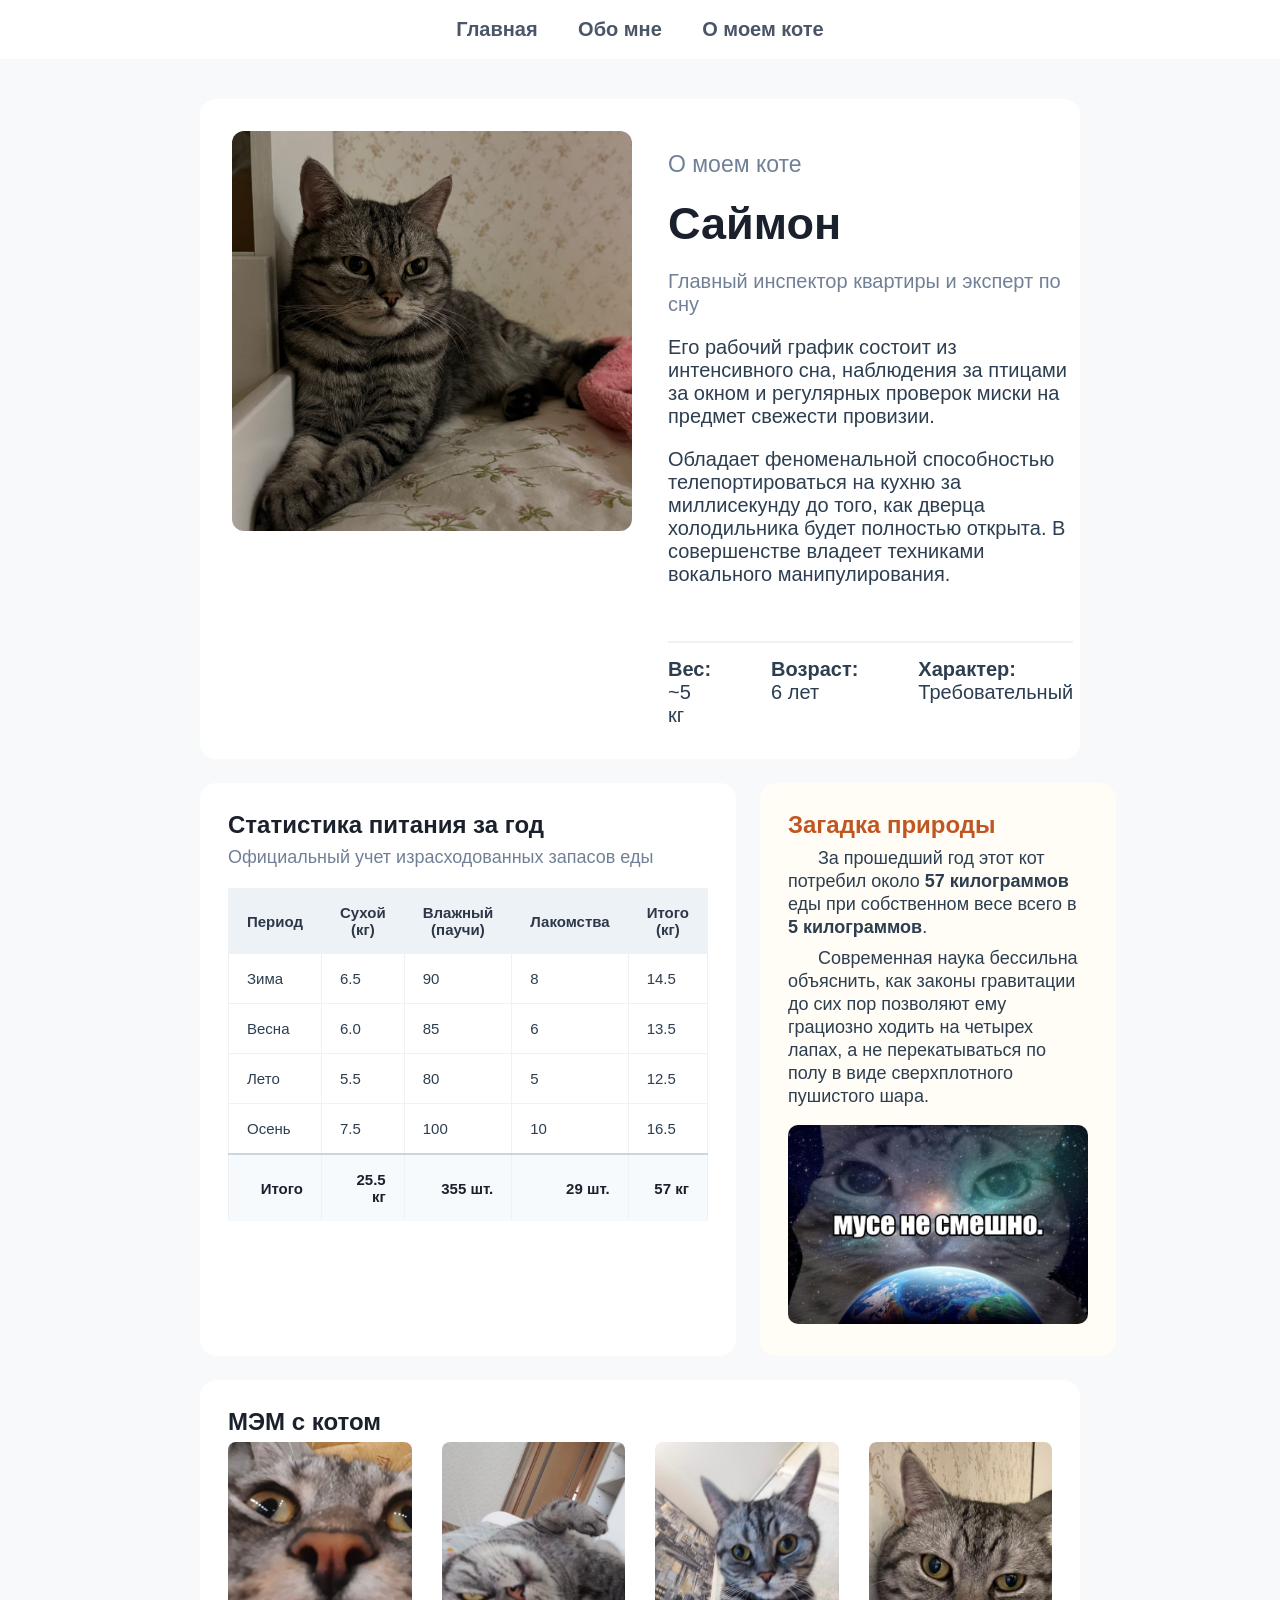
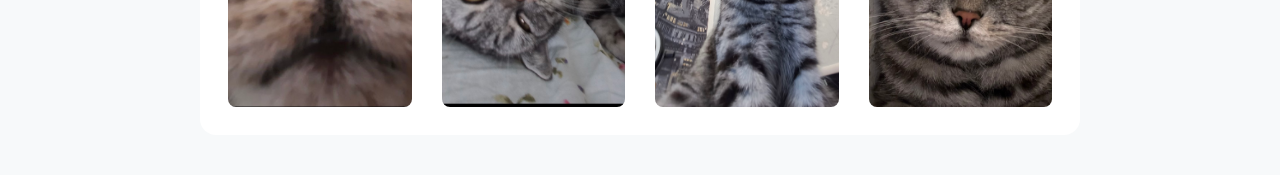
<file: lab2/about-cat.html>
<!DOCTYPE html>
<html lang="ru">
<head>
    <meta charset="UTF-8">
    <title>О моем коте</title>
    <link rel="stylesheet" href="style.css">
</head>
<body>
    <nav>
        <ul>
            <li><a href="index.html">Главная</a></li>
            <li><a href="about-me.html">Обо мне</a></li>
            <li><a href="about-cat.html">О моем коте</a></li>
        </ul>
    </nav>

    <main class="container">
        <section class="profile">
            <div class="profile-image-wrapper">
                <img src="image/profile-cat-image.jpeg" alt="Фотография кота" class="profile-img">
            </div>
            <div class="profile-info">
                <span class="tagline">О моем коте</span>
                <h1>Саймон</h1>
                <p class="tagline">Главный инспектор квартиры и эксперт по сну</p>
                <p>Его рабочий график состоит из интенсивного сна, наблюдения за птицами за окном и 
                    регулярных проверок миски на предмет свежести провизии.</p>
        
                <p>Обладает феноменальной способностью телепортироваться на кухню за миллисекунду до 
                    того, как дверца холодильника будет полностью открыта. В совершенстве владеет 
                    техниками вокального манипулирования.</p>

                <div class="quick-facts">
                    <div><strong>Вес:</strong> ~5 кг</div>
                    <div><strong>Возраст:</strong> 6 лет</div>
                    <div><strong>Характер:</strong> Требовательный</div>
                </div>
            </div>
        </section>

        <div class="info-blocks">
            <section class="section-card table-card">
                <h2>Статистика питания за год</h2>
                <p class="section-subtitle">Официальный учет израсходованных запасов еды</p>
                
                <div>
                    <table class="styled-table">
                        <thead>
                            <tr>
                                <th>Период</th>
                                <th>Сухой (кг)</th>
                                <th>Влажный (паучи)</th>
                                <th>Лакомства</th>
                                <th>Итого (кг)</th>
                            </tr>
                        </thead>
                        <tbody>
                            <tr>
                                <td>Зима</td>
                                <td>6.5</td>
                                <td>90</td>
                                <td>8</td>
                                <td>14.5</td>
                            </tr>
                            <tr>
                                <td>Весна</td>
                                <td>6.0</td>
                                <td>85</td>
                                <td>6</td>
                                <td>13.5</td>
                            </tr>
                            <tr>
                                <td>Лето</td>
                                <td>5.5</td>
                                <td>80</td>
                                <td>5</td>
                                <td>12.5</td>
                            </tr>
                            <tr>
                                <td>Осень</td>
                                <td>7.5</td>
                                <td>100</td>
                                <td>10</td>
                                <td>16.5</td>
                            </tr>
                        </tbody>
                        <tfoot>
                            <tr>
                                <th>Итого</th>
                                <th>25.5 кг</th>
                                <th>355 шт.</th>
                                <th>29 шт.</th>
                                <th>57 кг</th>
                            </tr>
                        </tfoot>
                    </table>
                </div>
            </section>

            <section class="section-card joke-card">
                <div class="joke-content">
                    <h2>Загадка природы</h2>
                    <p>
                        За прошедший год этот кот потребил около <strong>57 килограммов</strong> еды при собственном весе всего в <strong>5 килограммов</strong>.
                    </p>
                    <p>
                        Современная наука бессильна объяснить, как законы гравитации до сих пор позволяют ему грациозно ходить на четырех лапах, а не перекатываться по полу в виде сверхплотного пушистого шара.
                    </p>
                </div>
                <div class="mem-wrapper">
                    <img src="image/joke-mem.png" alt="Мем" class="mem-img">
                </div>
            </section>
        </div>

        <section class="section-card">
            <h2>МЭМ с котом</h2>
            
            <div class="meme-grid">
                <div class="meme-item">
                    <img src="image/mem1-aboutcat.jpeg" alt="Мем 1">
                </div>
                <div class="meme-item">
                    <img src="image/mem2-aboutcat.jpeg" alt="Мем 2">
                </div>
                <div class="meme-item">
                    <img src="image/mem3-aboutcat.jpeg" alt="Мем 3">
                </div>
                <div class="meme-item">
                    <img src="image/mem4-aboutcat.jpeg" alt="Мем 4">
                </div>
            </div>
        </section>
    </main>
</body>
</html>
</file>
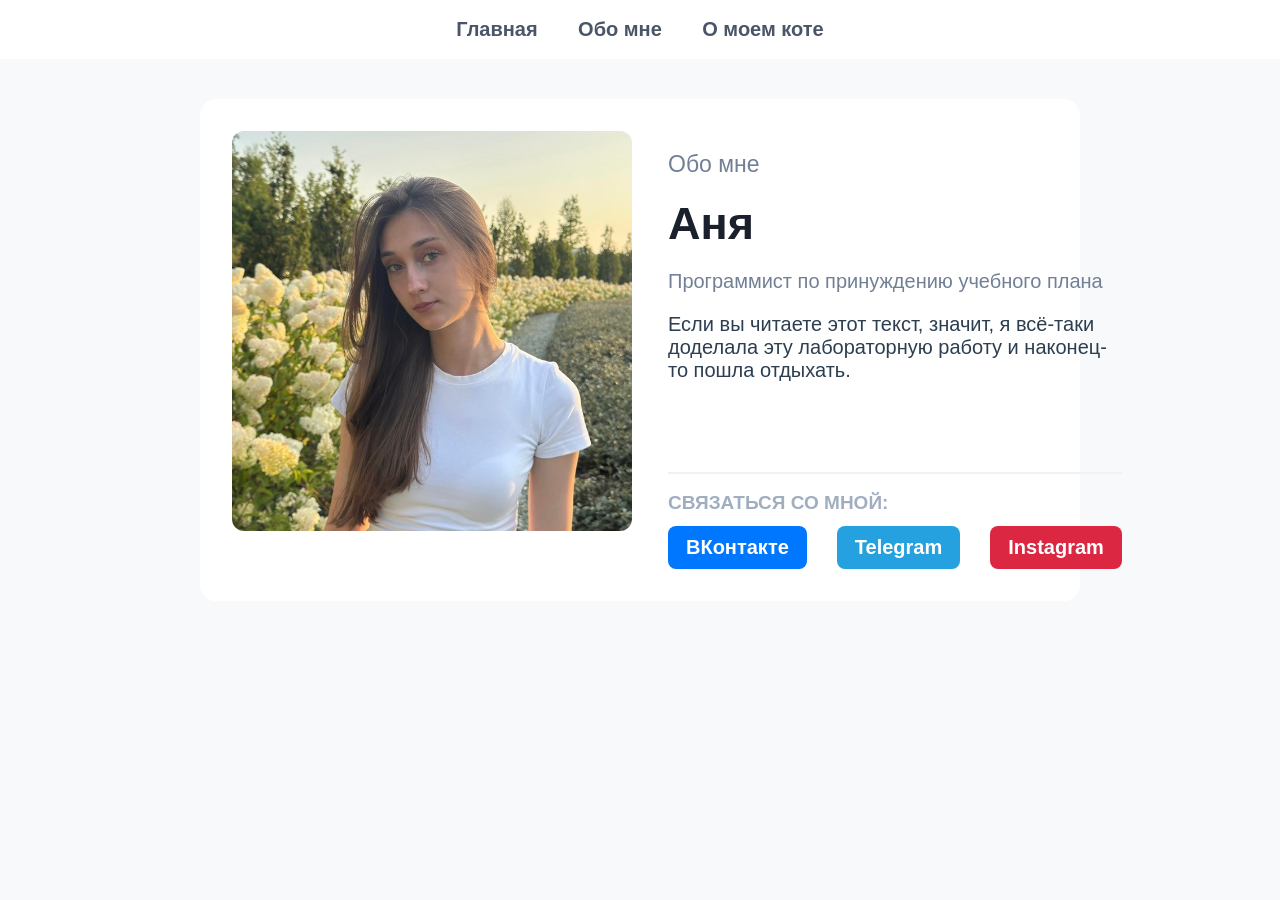
<file: lab2/about-me.html>
<!DOCTYPE html>
<html lang="ru">
<head>
    <meta charset="UTF-8">
    <title>Обо мне</title>
    <link rel="stylesheet" href="style.css">
</head>
<body>
    <nav>
        <ul>
            <li><a href="index.html">Главная</a></li>
            <li><a href="about-me.html">Обо мне</a></li>
            <li><a href="about-cat.html">О моем коте</a></li>
        </ul>
    </nav>

    <main class="container">
        <section class="profile">
            <div class="profile-image-wrapper">
                <img src="image/profile-me-image.jpeg" alt="Моя фотография" class=" profile-img">
            </div>
            <div class="profile-info">
                <span class="tagline">Обо мне</span>
                <h1>Аня</h1>
                <p class="tagline">Программист по принуждению учебного плана</p>
                <p>
                    Если вы читаете этот текст, значит, я всё-таки доделала эту лабораторную работу и наконец-то пошла отдыхать.
                </p>

                <div class="social-links-container">
                    <span class="social-title">Связаться со мной:</span>
                    <div class="social-buttons">
                        <a href="https://vk.ru/akiryakovaaa" target="_blank" rel="noopener noreferrer" class="social-btn vk-btn">
                            ВКонтакте
                        </a>
                        <a href="https://t.me/kiryakovaaa" target="_blank" rel="noopener noreferrer" class="social-btn tg-btn">
                            Telegram
                        </a>
                        <a href="https://www.instagram.com/kiryakova_?stkn=MXh2MjQ2dHFjb3NtMA%3D%3D&utm_source=qr" target="_blank" rel="noopener noreferrer" class="social-btn inst-btn">
                            Instagram
                        </a>
                    </div>
                </div>
            </div>
        </section>
    </main>
</body>
</html>
</file>
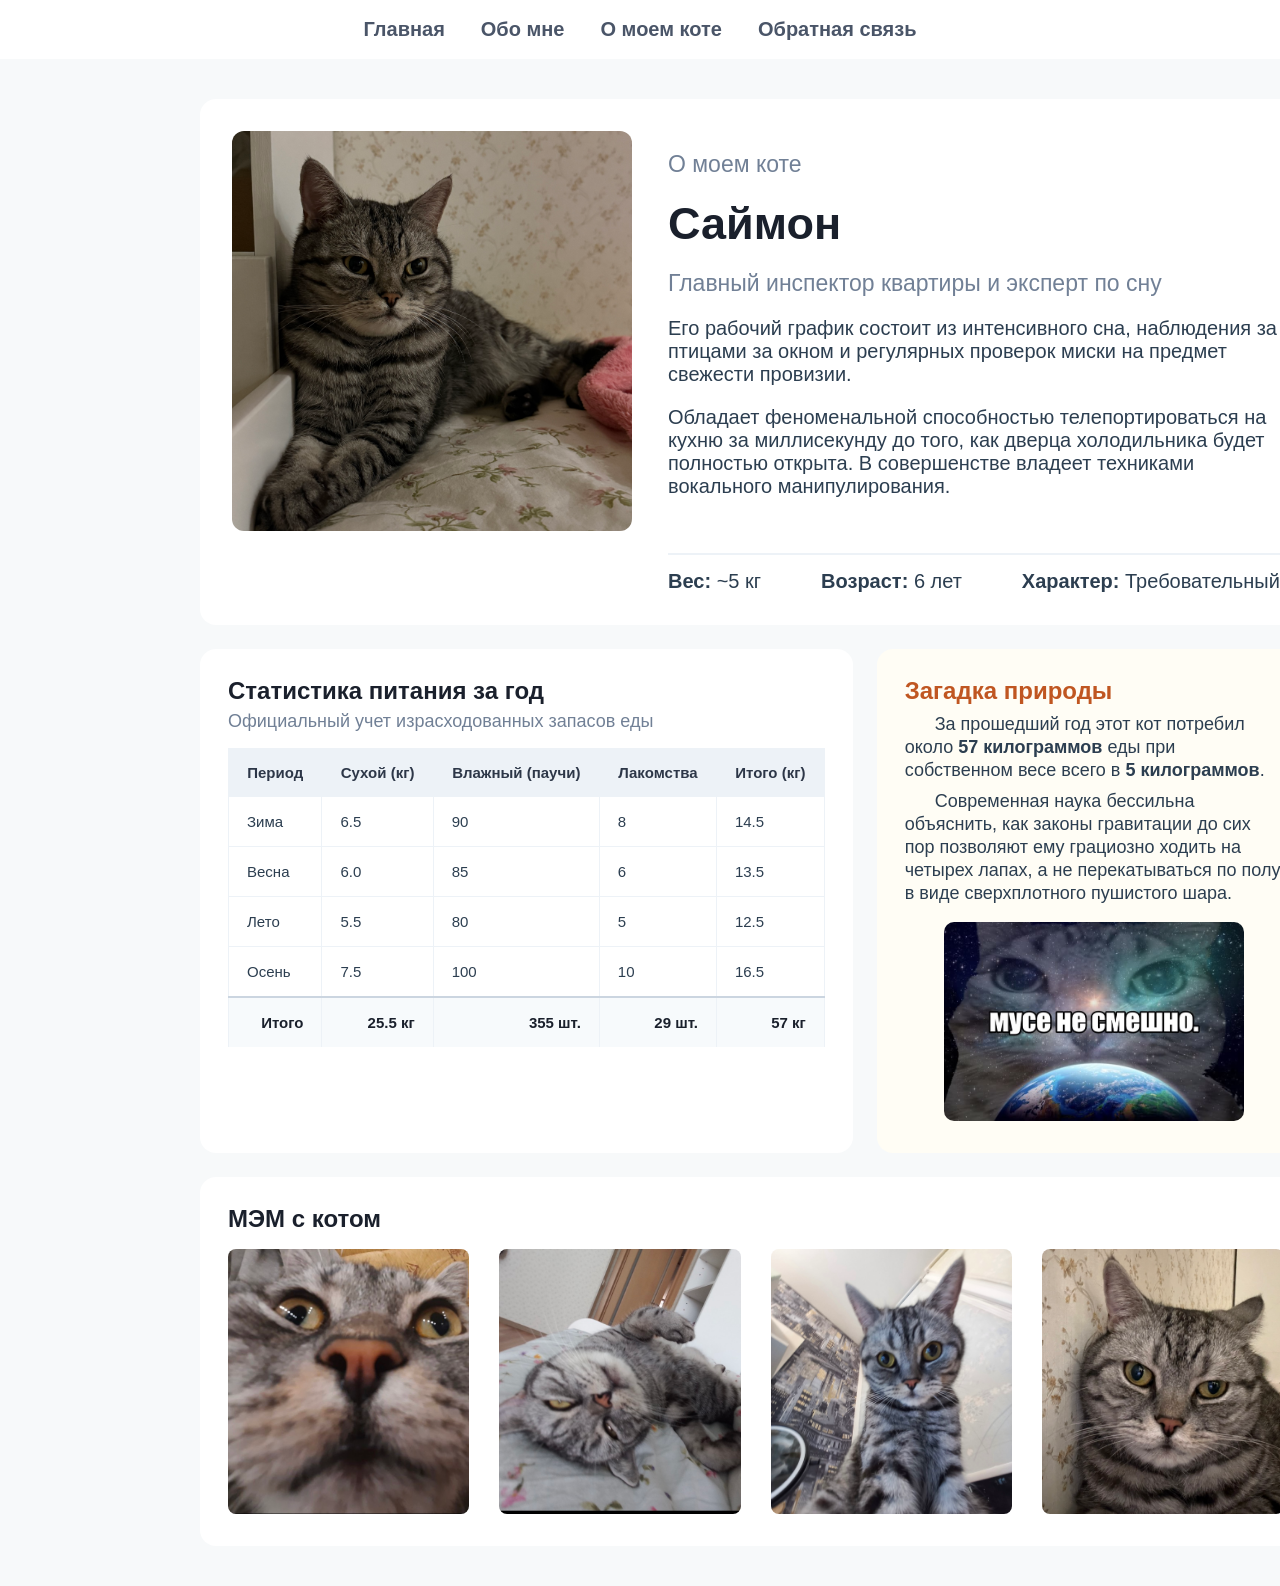
<file: lab4/about-cat.html>
<!DOCTYPE html>
<html lang="ru">
<head>
    <meta charset="UTF-8">
    <title>О моем коте</title>
    <link rel="stylesheet" href="style.css">
</head>
<body>
    <nav class="nav">
        <ul class="nav__list">
            <li class="nav__item"><a href="index.html" class="nav__link">Главная</a></li>
            <li class="nav__item"><a href="about-me.html" class="nav__link">Обо мне</a></li>
            <li class="nav__item"><a href="about-cat.html" class="nav__link">О моем коте</a></li>
            <li class="nav__item"><a href="form.html" class="nav__link">Обратная связь</a></li>
        </ul>
    </nav>

    <main class="container cat-page">
        <section class="profile profile_grid">
            <div class="profile__image-wrapper">
                <img src="image/profile-cat-image.jpeg" alt="Фотография кота" class="profile__img">
            </div>
            <div class="profile__info">
                <span class="profile__tagline">О моем коте</span>
                <h1 class="profile__title">Саймон</h1>
                <p class="profile__tagline">Главный инспектор квартиры и эксперт по сну</p>
                <p class="profile__text">
                    Его рабочий график состоит из интенсивного сна, наблюдения за птицами за окном и
                    регулярных проверок миски на предмет свежести провизии.
                </p>
                <p class="profile__text">
                    Обладает феноменальной способностью телепортироваться на кухню за миллисекунду до
                    того, как дверца холодильника будет полностью открыта. В совершенстве владеет
                    техниками вокального манипулирования.
                </p>

                <div class="facts">
                    <div class="facts__item"><strong>Вес:</strong> ~5 кг</div>
                    <div class="facts__item"><strong>Возраст:</strong> 6 лет</div>
                    <div class="facts__item"><strong>Характер:</strong> Требовательный</div>
                </div>
            </div>
        </section>

        <div class="cat-info">
            <section class="card">
                <h2 class="card__title">Статистика питания за год</h2>
                <p class="card__subtitle">Официальный учет израсходованных запасов еды</p>

                <table class="stats-table">
                    <thead class="stats-table__head">
                        <tr class="stats-table__row">
                            <th class="stats-table__cell">Период</th>
                            <th class="stats-table__cell">Сухой (кг)</th>
                            <th class="stats-table__cell">Влажный (паучи)</th>
                            <th class="stats-table__cell">Лакомства</th>
                            <th class="stats-table__cell">Итого (кг)</th>
                        </tr>
                    </thead>
                    <tbody class="stats-table__body">
                        <tr class="stats-table__row">
                            <td class="stats-table__cell">Зима</td>
                            <td class="stats-table__cell">6.5</td>
                            <td class="stats-table__cell">90</td>
                            <td class="stats-table__cell">8</td>
                            <td class="stats-table__cell">14.5</td>
                        </tr>
                        <tr class="stats-table__row">
                            <td class="stats-table__cell">Весна</td>
                            <td class="stats-table__cell">6.0</td>
                            <td class="stats-table__cell">85</td>
                            <td class="stats-table__cell">6</td>
                            <td class="stats-table__cell">13.5</td>
                        </tr>
                        <tr class="stats-table__row">
                            <td class="stats-table__cell">Лето</td>
                            <td class="stats-table__cell">5.5</td>
                            <td class="stats-table__cell">80</td>
                            <td class="stats-table__cell">5</td>
                            <td class="stats-table__cell">12.5</td>
                        </tr>
                        <tr class="stats-table__row">
                            <td class="stats-table__cell">Осень</td>
                            <td class="stats-table__cell">7.5</td>
                            <td class="stats-table__cell">100</td>
                            <td class="stats-table__cell">10</td>
                            <td class="stats-table__cell">16.5</td>
                        </tr>
                    </tbody>
                    <tfoot class="stats-table__foot">
                        <tr class="stats-table__row">
                            <th class="stats-table__cell">Итого</th>
                            <th class="stats-table__cell">25.5 кг</th>
                            <th class="stats-table__cell">355 шт.</th>
                            <th class="stats-table__cell">29 шт.</th>
                            <th class="stats-table__cell">57 кг</th>
                        </tr>
                    </tfoot>
                </table>
            </section>

            <section class="card card_joke">
                <div class="joke">
                    <h2 class="joke__title">Загадка природы</h2>
                    <p class="joke__text">
                        За прошедший год этот кот потребил около <strong>57 килограммов</strong> еды при собственном весе всего в <strong>5 килограммов</strong>.
                    </p>
                    <p class="joke__text">
                        Современная наука бессильна объяснить, как законы гравитации до сих пор позволяют ему грациозно ходить на четырех лапах, а не перекатываться по полу в виде сверхплотного пушистого шара.
                    </p>
                </div>
                <div class="joke__media">
                    <img src="image/joke-mem.png" alt="Мем" class="joke__img">
                </div>
            </section>
        </div>

        <section class="card">
            <h2 class="card__title">МЭМ с котом</h2>

            <div class="memes">
                <div class="memes__item">
                    <img src="image/mem1-aboutcat.jpeg" alt="Мем 1" class="memes__img">
                </div>
                <div class="memes__item">
                    <img src="image/mem2-aboutcat.jpeg" alt="Мем 2" class="memes__img">
                </div>
                <div class="memes__item">
                    <img src="image/mem3-aboutcat.jpeg" alt="Мем 3" class="memes__img">
                </div>
                <div class="memes__item">
                    <img src="image/mem4-aboutcat.jpeg" alt="Мем 4" class="memes__img">
                </div>
            </div>
        </section>
    </main>
</body>
</html>
</file>
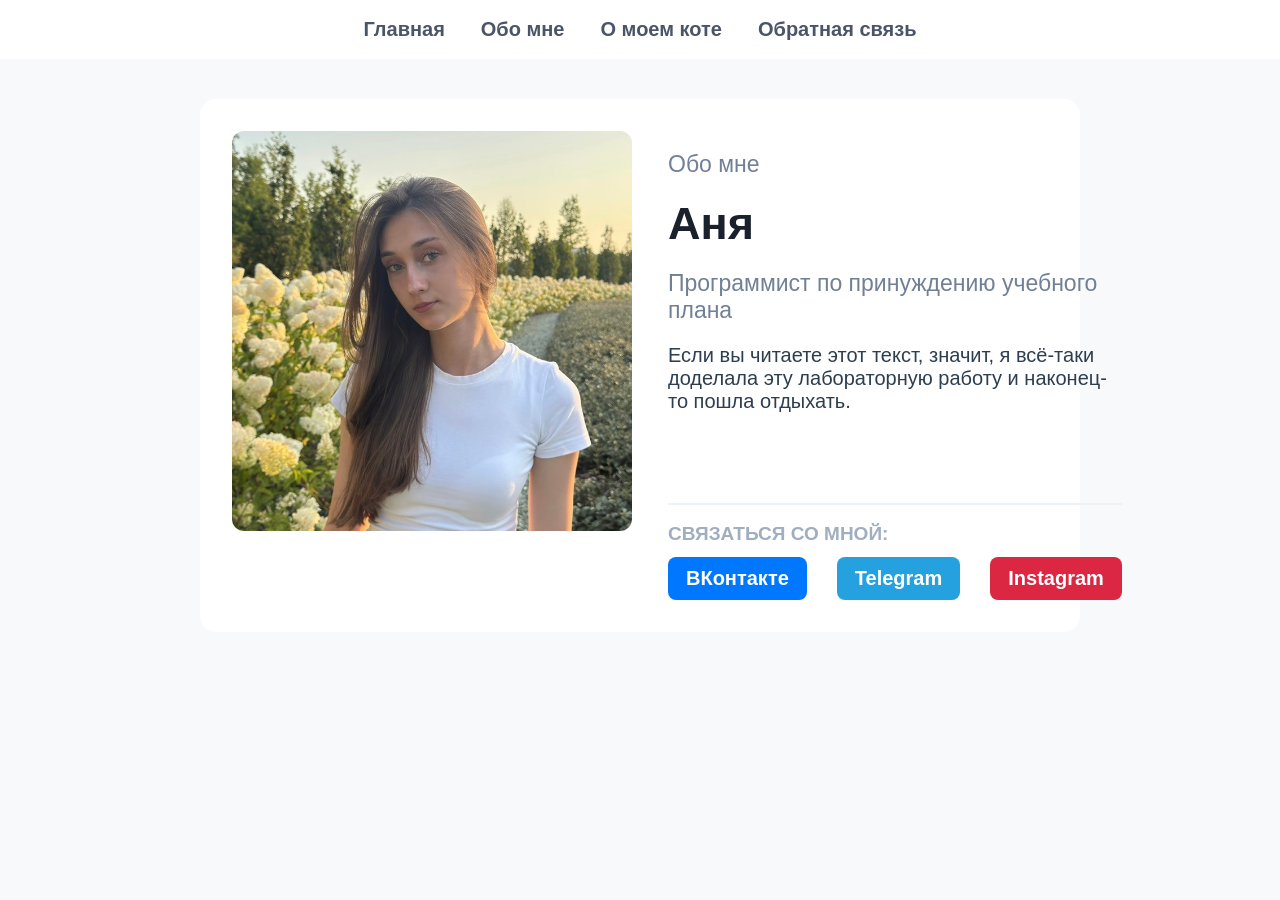
<file: lab4/about-me.html>
<!DOCTYPE html>
<html lang="ru">
<head>
    <meta charset="UTF-8">
    <title>Обо мне</title>
    <link rel="stylesheet" href="style.css">
</head>
<body>
    <nav class="nav">
        <ul class="nav__list">
            <li class="nav__item"><a href="index.html" class="nav__link">Главная</a></li>
            <li class="nav__item"><a href="about-me.html" class="nav__link">Обо мне</a></li>
            <li class="nav__item"><a href="about-cat.html" class="nav__link">О моем коте</a></li>
            <li class="nav__item"><a href="form.html" class="nav__link">Обратная связь</a></li>
        </ul>
    </nav>

    <main class="container">
        <section class="profile">
            <div class="profile__image-wrapper">
                <img src="image/profile-me-image.jpeg" alt="Моя фотография" class="profile__img">
            </div>
            <div class="profile__info">
                <span class="profile__tagline">Обо мне</span>
                <h1 class="profile__title">Аня</h1>
                <p class="profile__tagline">Программист по принуждению учебного плана</p>
                <p class="profile__text">
                    Если вы читаете этот текст, значит, я всё-таки доделала эту лабораторную работу и наконец-то пошла отдыхать.
                </p>

                <div class="social">
                    <span class="social__title">Связаться со мной:</span>
                    <div class="social__buttons">
                        <a href="https://vk.ru/akiryakovaaa" target="_blank" rel="noopener noreferrer" class="social__btn social__btn_vk">
                            ВКонтакте
                        </a>
                        <a href="https://t.me/kiryakovaaa" target="_blank" rel="noopener noreferrer" class="social__btn social__btn_tg">
                            Telegram
                        </a>
                        <a href="https://www.instagram.com/kiryakova_?stkn=MXh2MjQ2dHFjb3NtMA%3D%3D&utm_source=qr" target="_blank" rel="noopener noreferrer" class="social__btn social__btn_inst">
                            Instagram
                        </a>
                    </div>
                </div>
            </div>
        </section>
    </main>
</body>
</html>
</file>
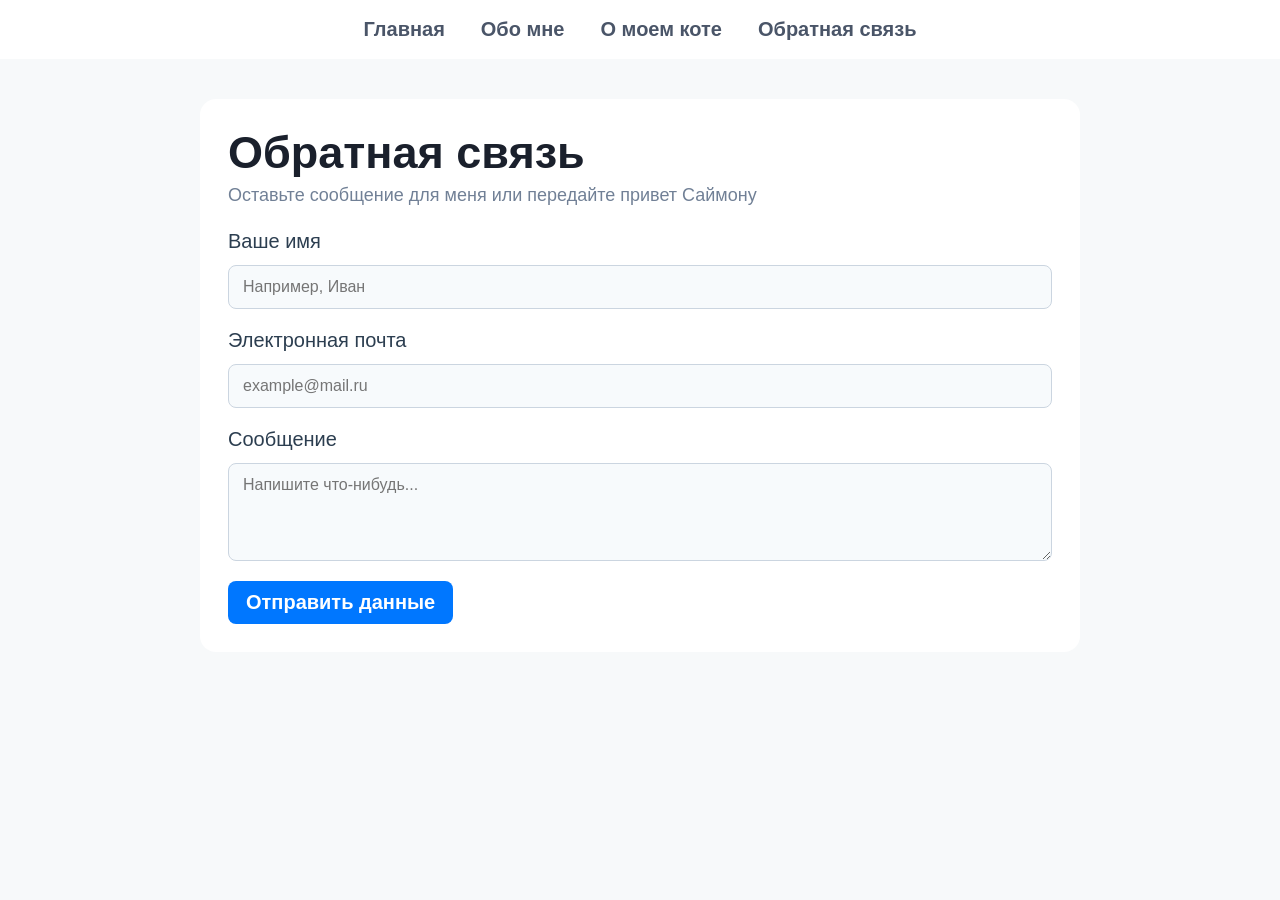
<file: lab4/form.html>
<!DOCTYPE html>
<html lang="ru">
<head>
    <meta charset="UTF-8">
    <title>Обратная связь</title>
    <link rel="stylesheet" href="style.css">
</head>
<body>
    <nav class="nav">
        <ul class="nav__list">
            <li class="nav__item"><a href="index.html" class="nav__link">Главная</a></li>
            <li class="nav__item"><a href="about-me.html" class="nav__link">Обо мне</a></li>
            <li class="nav__item"><a href="about-cat.html" class="nav__link">О моем коте</a></li>
            <li class="nav__item"><a href="form.html" class="nav__link">Обратная связь</a></li>
        </ul>
    </nav>

    <main class="container">
        <section class="card">
            <h1 class="card__title card__title_main">Обратная связь</h1>
            <p class="card__subtitle">Оставьте сообщение для меня или передайте привет Саймону</p>

            <form id="feedbackForm" class="feedback-form">
                <div class="feedback-form__group">
                    <label for="userName" class="feedback-form__label">Ваше имя</label>
                    <input type="text" id="userName" name="userName" class="feedback-form__input" placeholder="Например, Иван" required>
                </div>

                <div class="feedback-form__group">
                    <label for="userEmail" class="feedback-form__label">Электронная почта</label>
                    <input type="email" id="userEmail" name="userEmail" class="feedback-form__input" placeholder="example@mail.ru" required>
                </div>

                <div class="feedback-form__group">
                    <label for="userMessage" class="feedback-form__label">Сообщение</label>
                    <textarea id="userMessage" name="userMessage" rows="4" class="feedback-form__input" placeholder="Напишите что-нибудь..." required></textarea>
                </div>

                <button type="submit" class="feedback-form__submit">Отправить данные</button>
            </form>
        </section>
    </main>

    <script src="script.js"></script>
</body>
</html>
</file>
<file: lab2/style.css>
body {
    margin: 0;
    padding: 0;
    font-family: -apple-system, BlinkMacSystemFont, "Segoe UI", Roboto, Arial, sans-serif;
    color: #2c3e50;
    background-color: #f7f9fa;
}

nav ul {
    list-style-type: none;
    padding: 18px 0;
    margin: 0;
    text-align: center;
    background-color: #ffffff;
}

nav li {
    display: inline;
    margin: 0 18px;
}

nav a {
    text-decoration: none;
    color: #4a5568;
    font-weight: 600;
    font-size: 20px;
}

nav a:hover {
    color: #000000;
}

.main-page-bg {
    background-image: url('./image/background.png');
    background-size: cover;
    background-position: center;
    background-repeat: no-repeat;
    background-attachment: fixed;
    height: calc(100vh - 60px);
    display: flex;
    justify-content: center;
    align-items: center;
}

.main-page-bg h1 {
    font-family: "Mea Culpa", cursive;
    font-size: 110px;
    color: #ffffff;
    margin: 0;
}

.container {
    margin: 40px auto;
    padding: 0 200px;
}

.profile {
    display: flex;
    gap: 36px;
    background-color: #ffffff;
    padding: 32px;
    border-radius: 16px;
    margin-bottom: 24px;
}

.profile-image-wrapper {
    flex-shrink: 0;
}

.profile-img {
    width: 400px;
    height: 400px;
    object-fit: cover;
    border-radius: 12px;
    display: block;
}

.profile-info {
    padding-top: 20px;
}

.profile-info h1 {
    font-size: 45px;
    color: #1a202c;
    font-weight: 700;
    margin: 20px 0;
}

.profile-info p {
    font-size: 20px;
    margin-bottom: 12px;
}

 .tagline {
    color: #718096;
    font-weight: 500;
    font-size: 23px;
    margin: 15px 0;
}

.social-links-container {
    margin-top: 90px;
    padding-top: 18px;
    border-top: 2px solid #edf2f7;
}

.social-title {
    display: block;
    font-size: 19px;
    font-weight: 600;
    text-transform: uppercase;
    color: #a0aec0;
    margin-bottom: 12px;
}

.social-buttons {
    display: flex;
    gap: 30px;
}

.social-btn {
    padding: 10px 18px;
    border-radius: 8px;
    font-size: 20px;
    font-weight: 600;
    text-decoration: none;
    color: #ffffff;
    transition: transform 0.2s ease, opacity 0.2s ease;
}

.social-btn:hover {
    transform: translateY(-2px);
    opacity: 0.95;
}

.vk-btn {
    background-color: #0077ff;
}

.tg-btn {
    background-color: #24a1de;
}

.inst-btn {
    background-color: #dc2743;
}

.quick-facts {
    margin-top: 55px;
    padding-top: 15px;
    border-top: 2px solid #edf2f7;
    display: flex;
    gap: 60px;
    font-size: 20px;
}

.info-blocks {
    display: flex;
    gap: 24px;
    align-items: stretch;
    margin-bottom: 24px;
}

.section-card {
    background-color: #ffffff;
    padding: 28px;
    border-radius: 16px;
}

.section-card h2 {
    margin-top: 0;
    margin-bottom: 6px;
    color: #1a202c;
}

.section-card p {
    font-size: 18px;
    margin: 8px 0 20px 0;
}

.section-subtitle {
    margin-top: 0;
    margin-bottom: 16px;
    color: #718096;
    font-size: 18px;
}

.table-card {
    flex: 1.5;
}

.joke-card {
    flex: 1;
    display: flex;
    flex-direction: column;
    justify-content: space-between;
    background-color: #fffdf5;
}

.styled-table {
    width: 100%;
    font-size: 15px;
    border-collapse: collapse;
}

.styled-table th,
.styled-table td {
    padding: 16px 18px;
    border-left: 1px solid #edf2f7;
    border-right: 1px solid #edf2f7;
}

.styled-table thead tr {
    background-color: #edf2f7;
    color: #2d3748;
    text-align: center;
}

.styled-table tbody tr {
    border-bottom: 1px solid #edf2f7;
    text-align: left;
}

.styled-table tbody tr:hover {
    background-color: #f8fafc;
}

.styled-table tfoot tr {
    background-color: #f7fafc;
    border-top: 2px solid #cbd5e0;
    font-weight: bold;
    color: #1a202c;
    text-align: right;
}

.joke-content h2 {
    color: #c05621;
}

.joke-content p {
    font-size: 18px;
    margin-bottom: 2px;
    text-indent: 30px;
    line-height: 23px;
}

.mem-wrapper {
    margin-top: 15px;
    text-align: center;
}

.mem-img {
    width: 300px;
    border-radius: 10px;
}

.meme-grid {
    display: grid;
    grid-template-columns: repeat(4, 1fr);
    gap: 30px;
}

.meme-item {
    display: flex;
    justify-content: center;
    align-items: center;
}

.meme-item img {
    width: 100%;
    height: 265px;
    object-fit: cover;
    border-radius: 8px;
}
</file>
<file: lab4/style.css>
:root {
    --color-hero-glow: rgba(255, 255, 255, 0.55);
    --color-bg-main: #f7f9fa;
    --color-surface: #ffffff;
    --color-surface-warm: #fffdf5;
    --color-surface-hover: #f8fafc;
    --color-surface-muted: #f7fafc;
    --color-border-light: #edf2f7;
    --color-border-medium: #cbd5e0;

    --color-text-main: #2c3e50;
    --color-text-dark: #1a202c;
    --color-text-table-head: #2d3748;
    --color-text-nav: #4a5568;
    --color-text-black: #000000;
    --color-text-muted: #718096;
    --color-text-light: #a0aec0;
    --color-accent-joke: #c05621;

    --color-vk: #0077ff;
    --color-tg: #24a1de;
    --color-inst: #dc2743;
}

body {
    margin: 0;
    padding: 0;
    font-family: -apple-system, BlinkMacSystemFont, "Segoe UI", Roboto, Arial, sans-serif;
    color: var(--color-text-main);
    background-color: var(--color-bg-main);
}

.nav {
    background-color: var(--color-surface);
}

.nav__list {
    list-style-type: none;
    padding: 18px 0;
    margin: 0;
    display: flex;
    justify-content: center;
    gap: 36px;
}

.nav__link {
    text-decoration: none;
    color: var(--color-text-nav);
    font-weight: 600;
    font-size: 20px;
    transition: color 0.2s ease;
}

.nav__link:hover {
    color: var(--color-text-black);
}

.hero {
    background-image: url('./image/background.png');
    background-size: cover;
    background-position: center;
    background-repeat: no-repeat;
    background-attachment: fixed;
    height: calc(100vh - 60px);
    display: flex;
    justify-content: center;
    align-items: center;
}

.hero__title {
    font-family: "Mea Culpa", cursive;
    font-size: 110px;
    color: var(--color-surface);
    margin: 0;
    animation:
        heroAppear 1.2s ease-out forwards,
        heroFloat 4s ease-in-out 1.2s infinite;
}

@keyframes heroAppear {
    0% {
        opacity: 0;
        transform: translateY(30px) scale(0.95);
    }
    100% {
        opacity: 1;
        transform: translateY(0) scale(1);
    }
}

@keyframes heroFloat {
    0%, 100% {
        transform: translateY(0);
        text-shadow: 0 4px 15px var(--color-hero-glow);
    }
    50% {
        transform: translateY(-12px);
        text-shadow: 0 12px 30px var(--color-hero-glow);
    }
}

.container {
    margin: 40px auto;
    padding: 0 200px;
}

.profile {
    display: flex;
    gap: 36px;
    background-color: var(--color-surface);
    padding: 32px;
    border-radius: 16px;
    margin-bottom: 24px;
}

.profile__image-wrapper {
    flex-shrink: 0;
}

.profile__img {
    width: 400px;
    height: 400px;
    object-fit: cover;
    border-radius: 12px;
    display: block;
}

.profile__info {
    padding-top: 20px;
}

.profile__title,
.card__title_main {
    font-size: 45px;
    color: var(--color-text-dark);
    font-weight: 700;
    margin: 20px 0;
}

.profile__text,
.feedback-form__label {
    font-size: 20px;
    margin-bottom: 12px;
}

.profile__tagline {
    color: var(--color-text-muted);
    font-weight: 500;
    font-size: 23px;
    margin: 15px 0;
}

.social {
    margin-top: 90px;
    padding-top: 18px;
    border-top: 2px solid var(--color-border-light);
}

.social__title {
    display: block;
    font-size: 19px;
    font-weight: 600;
    text-transform: uppercase;
    color: var(--color-text-light);
    margin-bottom: 12px;
}

.social__buttons {
    display: flex;
    gap: 30px;
}

.social__btn,
.feedback-form__submit {
    padding: 10px 18px;
    border-radius: 8px;
    font-size: 20px;
    font-weight: 600;
    text-decoration: none;
    color: var(--color-surface);
    transition: transform 0.2s ease, opacity 0.2s ease;
}

.social__btn:hover,
.feedback-form__submit:hover {
    transform: translateY(-2px);
    opacity: 0.85;
}

.social__btn_vk {
    background-color: var(--color-vk);
}

.social__btn_tg {
    background-color: var(--color-tg);
}

.social__btn_inst {
    background-color: var(--color-inst);
}

.cat-page {
    display: grid;
    grid-template-columns: 1fr;
    gap: 24px;
}

.profile_grid {
    display: grid;
    grid-template-columns: 400px 1fr;
    margin-bottom: 0;
}

.facts {
    margin-top: 55px;
    padding-top: 15px;
    border-top: 2px solid var(--color-border-light);
    display: grid;
    grid-template-columns: repeat(3, max-content);
    gap: 60px;
    font-size: 20px;
}

.cat-info {
    display: grid;
    grid-template-columns: 1.5fr 1fr;
    gap: 24px;
}

.card {
    background-color: var(--color-surface);
    padding: 28px;
    border-radius: 16px;
}

.card__title {
    margin-top: 0;
    margin-bottom: 6px;
    color: var(--color-text-dark);
}

.card__subtitle {
    margin-top: 0;
    margin-bottom: 16px;
    color: var(--color-text-muted);
    font-size: 18px;
}

.card_joke {
    display: grid;
    grid-template-rows: 1fr auto;
    background-color: var(--color-surface-warm);
}

.stats-table {
    width: 100%;
    font-size: 15px;
    border-collapse: collapse;
}

.stats-table__cell {
    padding: 16px 18px;
    border-left: 1px solid var(--color-border-light);
    border-right: 1px solid var(--color-border-light);
}

.stats-table__head .stats-table__row {
    background-color: var(--color-border-light);
    color: var(--color-text-table-head);
    text-align: center;
}

.stats-table__body .stats-table__row {
    border-bottom: 1px solid var(--color-border-light);
    text-align: left;
}

.stats-table__body .stats-table__row:hover {
    background-color: var(--color-surface-hover);
}

.stats-table__foot .stats-table__row {
    background-color: var(--color-surface-muted);
    border-top: 2px solid var(--color-border-medium);
    font-weight: bold;
    color: var(--color-text-dark);
    text-align: right;
}

.joke__title {
    margin-top: 0;
    margin-bottom: 6px;
    color: var(--color-accent-joke);
}

.joke__text {
    font-size: 18px;
    margin: 8px 0 2px 0;
    text-indent: 30px;
    line-height: 23px;
}

.joke__media {
    margin-top: 15px;
    text-align: center;
}

.joke__img {
    width: 300px;
    border-radius: 10px;
}

.memes {
    display: grid;
    grid-template-columns: repeat(4, 1fr);
    gap: 30px;
    margin-top: 16px;
}

.memes__img {
    width: 100%;
    height: 265px;
    object-fit: cover;
    border-radius: 8px;
}

.feedback-form {
    display: flex;
    flex-direction: column;
    gap: 20px;
    margin-top: 24px;
}

.feedback-form__group {
    display: flex;
    flex-direction: column;
}

.feedback-form__input {
    padding: 12px 14px;
    font-size: 16px;
    font-family: inherit;
    color: var(--color-text-main);
    background-color: var(--color-surface-muted);
    border: 1px solid var(--color-border-medium);
    border-radius: 8px;
    outline: none;
    resize: vertical;
    transition: border-color 0.2s ease, background-color 0.2s ease;
}

.feedback-form__input:focus {
    border-color: var(--color-vk);
    background-color: var(--color-surface);
}

.feedback-form__submit {
    background-color: var(--color-vk);
    border: none;
    cursor: pointer;
    align-self: flex-start;
}
</file>
